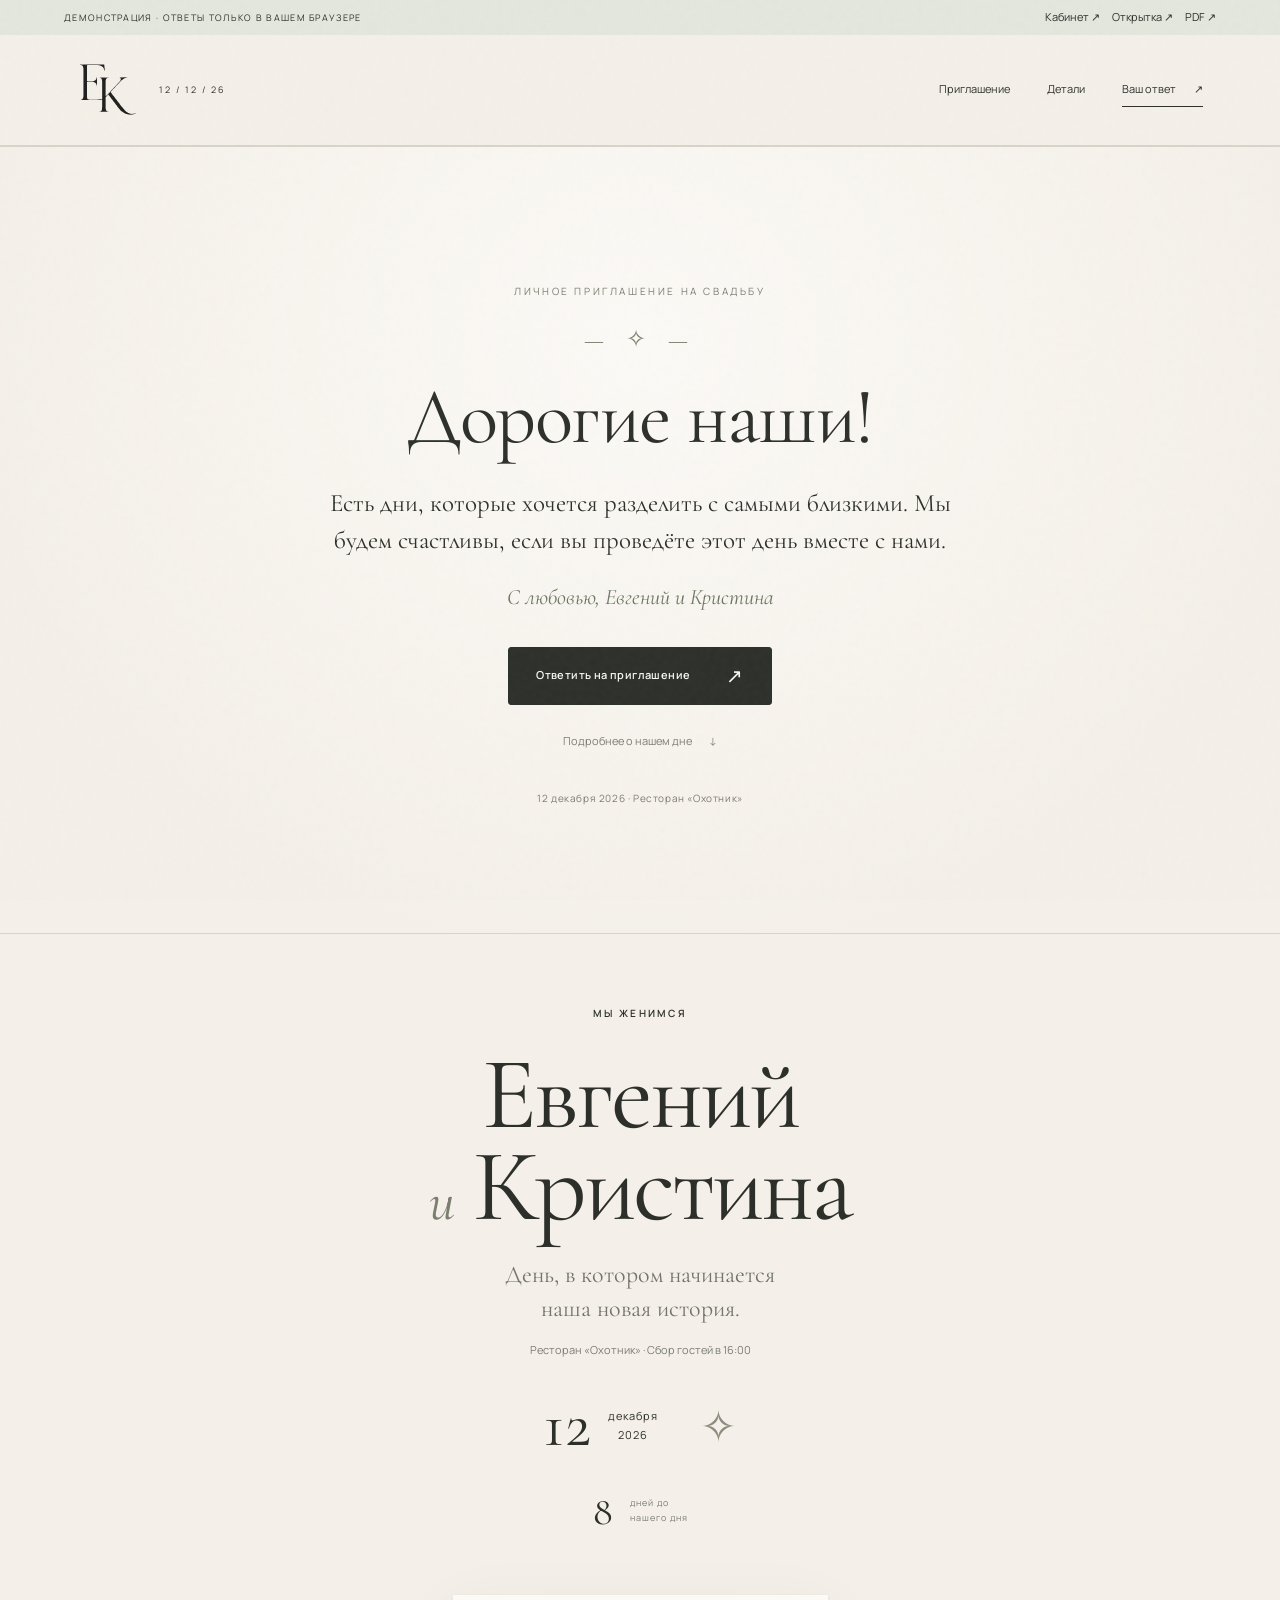
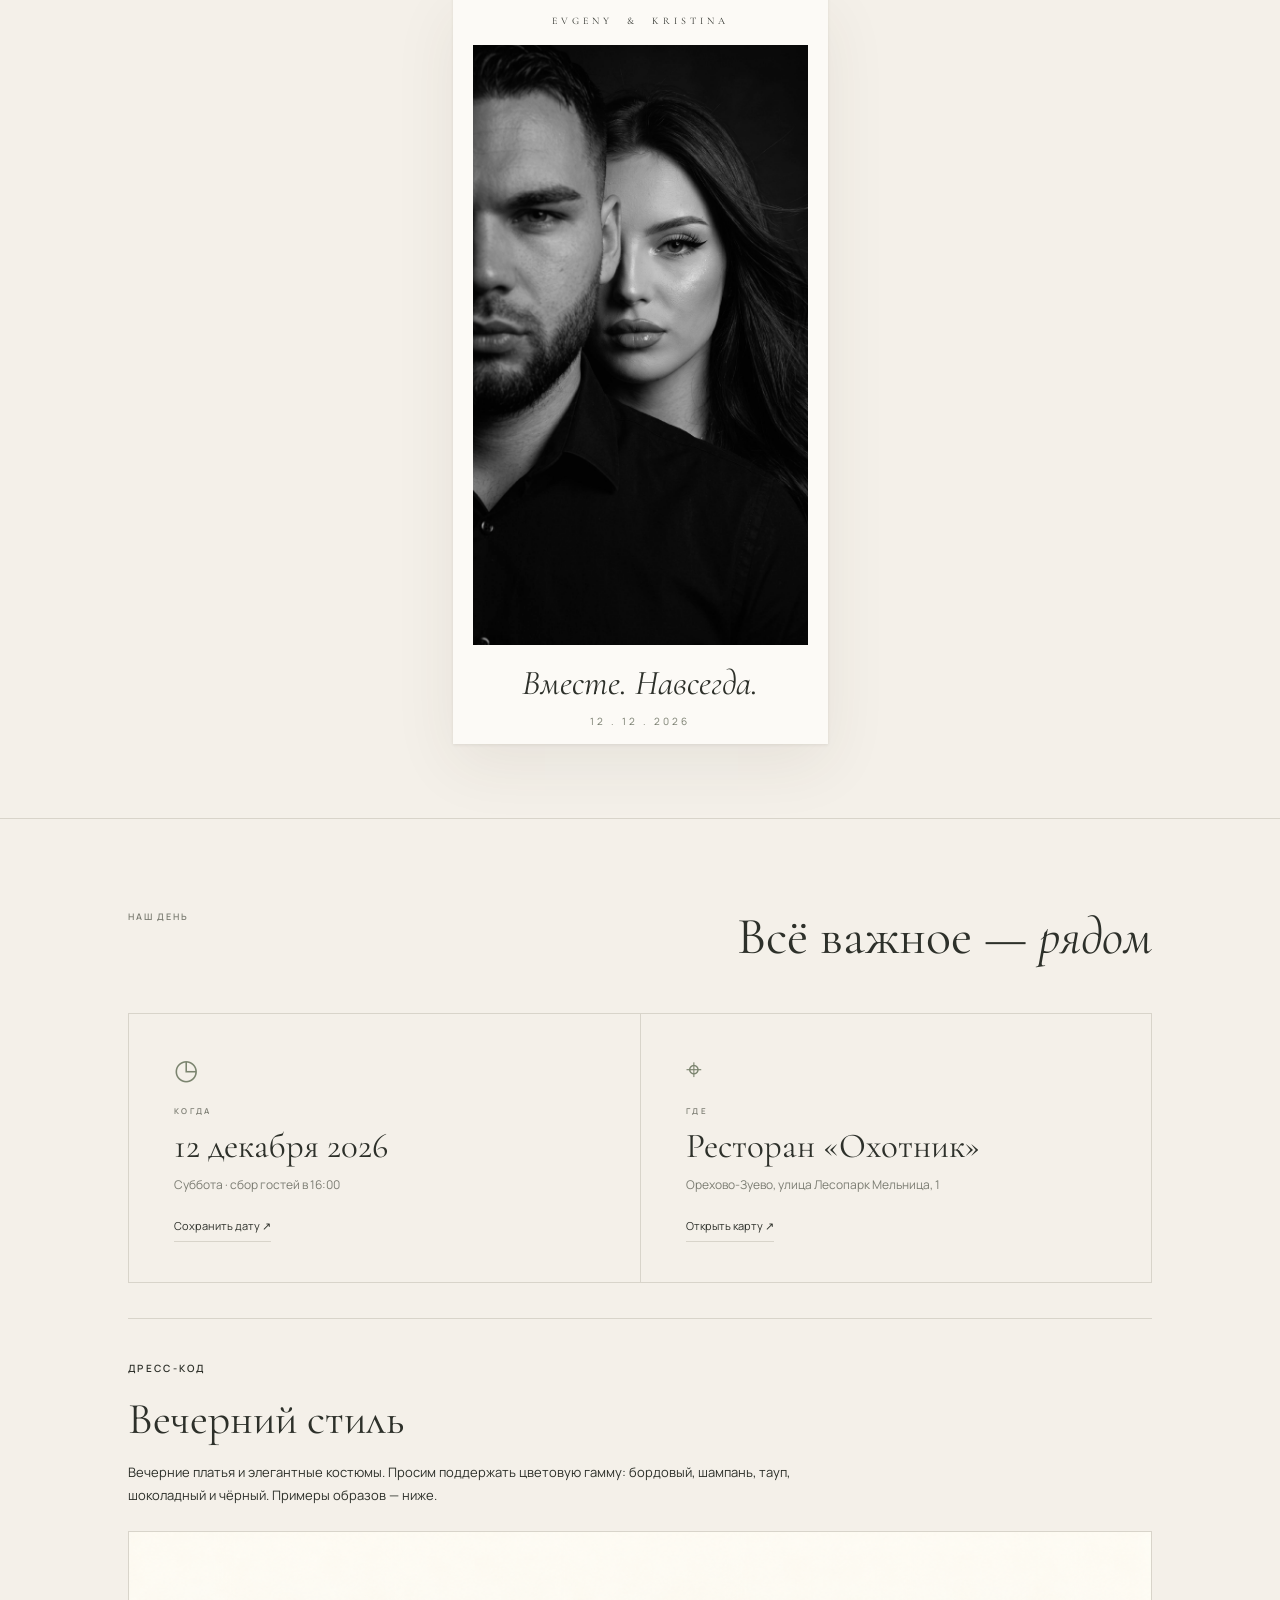
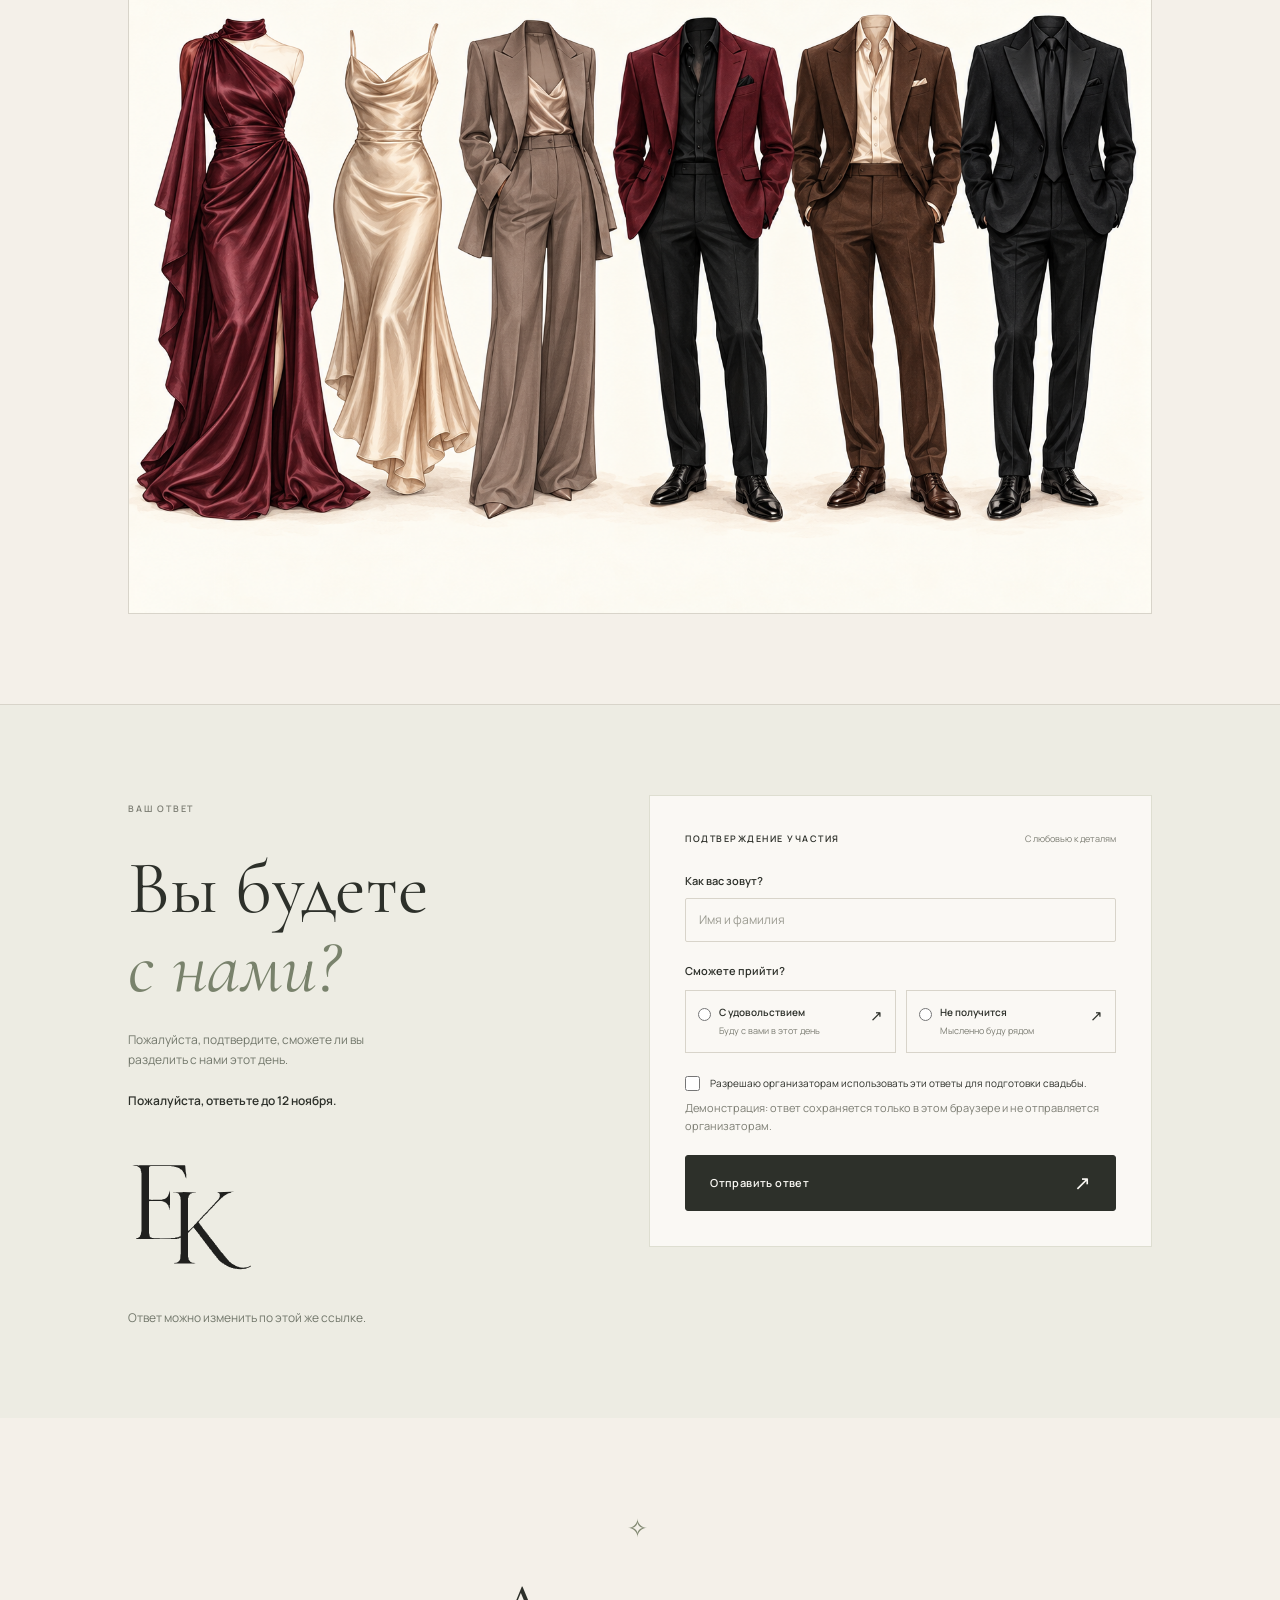
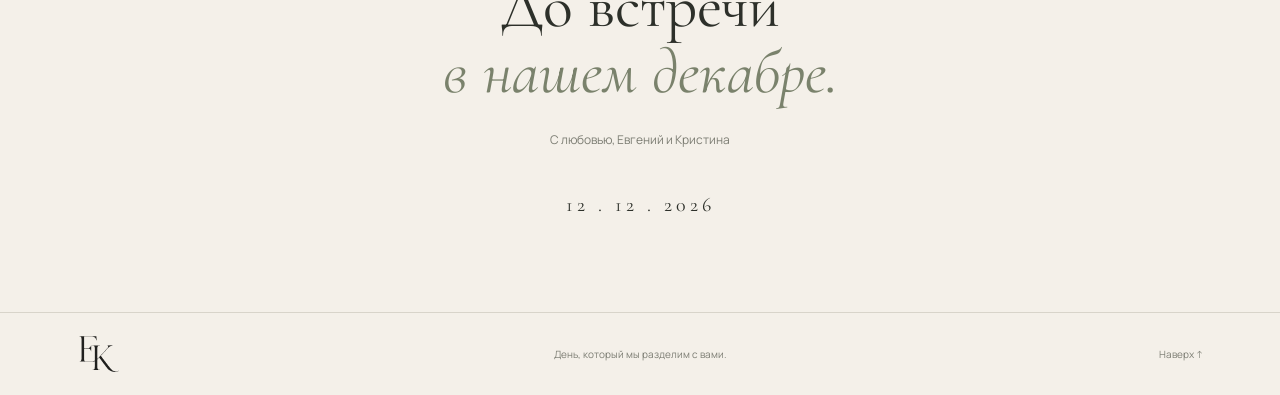
<file: index.html>
<!doctype html>
<html lang="ru">
<head>
  <meta charset="utf-8"><meta name="viewport" content="width=device-width,initial-scale=1,viewport-fit=cover">
  <meta name="robots" content="noindex,nofollow,noarchive"><meta name="theme-color" content="#f4f0e9"><meta name="description" content="Евгений и Кристина. Приглашение на свадьбу 12 декабря 2026 года.">
  <title>Евгений и Кристина · 12.12.2026</title>
  <link rel="icon" href="./assets/monogram.svg" type="image/svg+xml"><link rel="stylesheet" href="./style.css">
  <script src="./js/guest.js" defer></script>
</head>
<body>
  <div class="preview-bar" id="preview-bar" hidden><span>ДЕМОНСТРАЦИЯ · ОТВЕТЫ ТОЛЬКО В ВАШЕМ БРАУЗЕРЕ</span><a href="./studio.html">Кабинет ↗</a><a href="./card.html">Открытка ↗</a><a href="./invitation.pdf">PDF ↗</a></div>
  <header class="site-header"><a href="#" class="brand" aria-label="В начало"><img class="ek-logo" src="./assets/monogram.svg" alt="Евгений и Кристина"><i>12 / 12 / 26</i></a><nav aria-label="Навигация"><a href="#invitation">Приглашение</a><a href="#details">Детали</a><a href="#rsvp" class="nav-answer">Ваш ответ <span>↗</span></a></nav></header>
  <main>
    <section class="invitation-section section invitation-welcome" id="invitation" aria-labelledby="greeting">
      <div class="invitation-body"><span class="welcome-kicker">ЛИЧНОЕ ПРИГЛАШЕНИЕ НА СВАДЬБУ</span><span class="welcome-flourish" aria-hidden="true">— ✧ —</span><h1 id="greeting">Дорогие наши!</h1><p class="letter" id="intro">Есть дни, которые хочется разделить с самыми близкими. Мы будем счастливы, если вы проведёте этот день вместе с нами.</p><p class="letter-sign">С любовью, Евгений и Кристина</p><div class="welcome-actions"><a class="button dark welcome-answer" id="welcome-answer" href="#rsvp">Ответить на приглашение <span>↗</span></a><a class="welcome-details" href="#celebration">Подробнее о нашем дне <span>↓</span></a></div><p class="welcome-date">12 декабря 2026 · Ресторан «Охотник»</p></div>
    </section>
    <section class="hero celebration-section" id="celebration" aria-labelledby="hero-title">
      <div class="hero-copy"><div class="eyebrow">МЫ ЖЕНИМСЯ</div><h2 id="hero-title">Евгений<br><em>и</em> Кристина</h2><p class="hero-description">День, в котором начинается<br>наша новая история.</p><p id="hero-location" class="hero-location">Ресторан «Охотник» · Сбор гостей в 16:00</p><div class="hero-date"><span>12</span><i>декабря<br>2026</i><span class="date-star">✧</span></div><div class="countdown"><span id="days">—</span><div>дней до<br>нашего дня</div></div></div>
    </section>
    <section class="couple-photo-section" aria-label="Евгений и Кристина"><div class="hero-art"><div class="photo-mat"><div class="photo-topline">EVGENY <span>&</span> KRISTINA</div><img class="main-photo" src="./assets/couple-approved.jpg" alt="Совместная фотография Евгения и Кристины" width="1429" height="2560" loading="lazy"><div class="photo-sign">Вместе. Навсегда.</div><div class="photo-bottomline">12 . 12 . 2026</div></div></div></section>
    <section class="details-section section" id="details"><div class="section-heading"><span class="section-number">НАШ ДЕНЬ</span><h2>Всё важное<span class="serif-italic"> — рядом</span></h2></div><div class="details-grid"><article class="detail"><span class="detail-icon" aria-hidden="true">◷</span><div class="eyebrow">КОГДА</div><h3>12 декабря 2026</h3><p>Суббота<span id="event-time"> · сбор гостей в 16:00</span></p><a href="./wedding.ics" class="text-link">Сохранить дату <span>↗</span></a></article><article class="detail"><span class="detail-icon" aria-hidden="true">⌖</span><div class="eyebrow">ГДЕ</div><h3 id="venue">Ресторан «Охотник»</h3><p id="address">Точный адрес сообщим дополнительно.</p><a id="map-link" class="text-link" target="_blank" rel="noopener noreferrer" hidden>Открыть карту <span>↗</span></a><span id="venue-pending" class="tiny muted">Адрес уточняется</span></article></div><div class="schedule-block" id="schedule-block" hidden><h3>Программа дня</h3><div id="schedule" class="schedule"></div></div><div class="note-block" id="wishes-block"><div class="eyebrow">ПОЖЕЛАНИЯ</div><p id="wishes"></p></div><div class="dress-editorial" id="dress-block"><div class="dress-copy"><div class="eyebrow">ДРЕСС-КОД</div><h3>Вечерний стиль</h3><p id="dress-code">Вечерний стиль. Для девушек — платья или элегантные костюмы, для мужчин — костюм или пиджак с брюками.</p></div><div class="dress-illustration"><img src="./assets/dress-code-evening.png" alt="Примеры вечерних образов: бордовый, шампань, тауп, шоколадный и чёрный" width="1536" height="1024" loading="lazy"></div></div></section>
    <section class="rsvp-section section" id="rsvp"><div class="rsvp-intro"><span class="section-number">ВАШ ОТВЕТ</span><h2>Вы будете<br><em>с нами?</em></h2><p>Пожалуйста, подтвердите, сможете ли вы разделить с нами этот день.</p><p id="deadline" class="deadline" hidden></p><div class="rsvp-mark" aria-hidden="true"><img class="ek-logo" src="./assets/monogram.svg" alt="Евгений и Кристина"></div><p class="tiny muted">Ответ можно изменить по этой же ссылке.</p></div>
      <div class="rsvp-panel"><div id="load-error" class="notice error" role="alert" hidden></div><div id="loading" class="muted">Открываем ваше приглашение…</div>
      <form id="rsvp-form" hidden><div class="form-top"><span class="eyebrow">ПОДТВЕРЖДЕНИЕ УЧАСТИЯ</span><span class="tiny" id="form-status">С любовью к деталям</span></div><label class="field">Как вас зовут?<input name="respondent" autocomplete="name" maxlength="120" required placeholder="Имя и фамилия"></label><fieldset class="attendance"><legend>Сможете прийти?</legend><div class="choice-grid"><label class="choice"><input type="radio" name="attending" value="yes" required><span><b>С удовольствием</b><small>Буду с вами в этот день</small></span><i>↗</i></label><label class="choice"><input type="radio" name="attending" value="no"><span><b>Не получится</b><small>Мысленно буду рядом</small></span><i>↗</i></label></div></fieldset>
      <section id="drinks-survey" class="drinks-survey" aria-labelledby="drinks-title" hidden><div class="drinks-heading"><span class="eyebrow">К ВАШЕМУ СТОЛУ</span><h3 id="drinks-title"></h3><p id="drinks-hint"></p><p id="drinks-mode" class="tiny muted"></p></div><div id="drinks-people"></div></section><p id="party-hint" class="tiny muted" hidden></p><label class="check-row dress-accept" id="dress-accept-row" hidden><input type="checkbox" name="dress_code_accepted"><span>Я ознакомился(-ась) с <a href="#dress-block">дресс-кодом</a> и поддержу указанную цветовую гамму.</span></label><label class="check-row consent"><input type="checkbox" name="consent" required><span>Разрешаю организаторам использовать эти ответы для подготовки свадьбы.</span></label><p class="tiny muted">Демонстрация: ответ сохраняется только в этом браузере и не отправляется организаторам.</p><div id="form-error" class="notice error" role="alert" hidden></div><button class="button dark full" type="submit" id="save-button">Отправить ответ <span>↗</span></button><div id="saved" class="save-message" role="status" hidden></div></form></div>
    </section>
    <section class="closing"><span class="ornament" aria-hidden="true">✧</span><h2>До встречи<br><em>в нашем декабре.</em></h2><p id="closing-text">С любовью, Евгений и Кристина</p><p id="contact" class="tiny" hidden></p><div class="closing-date">12 . 12 . 2026</div></section>
  </main><footer><img class="ek-logo" src="./assets/monogram.svg" alt="Евгений и Кристина"><p>День, который мы разделим с вами.</p><a href="#">Наверх ↑</a></footer>
</body></html>
</file>
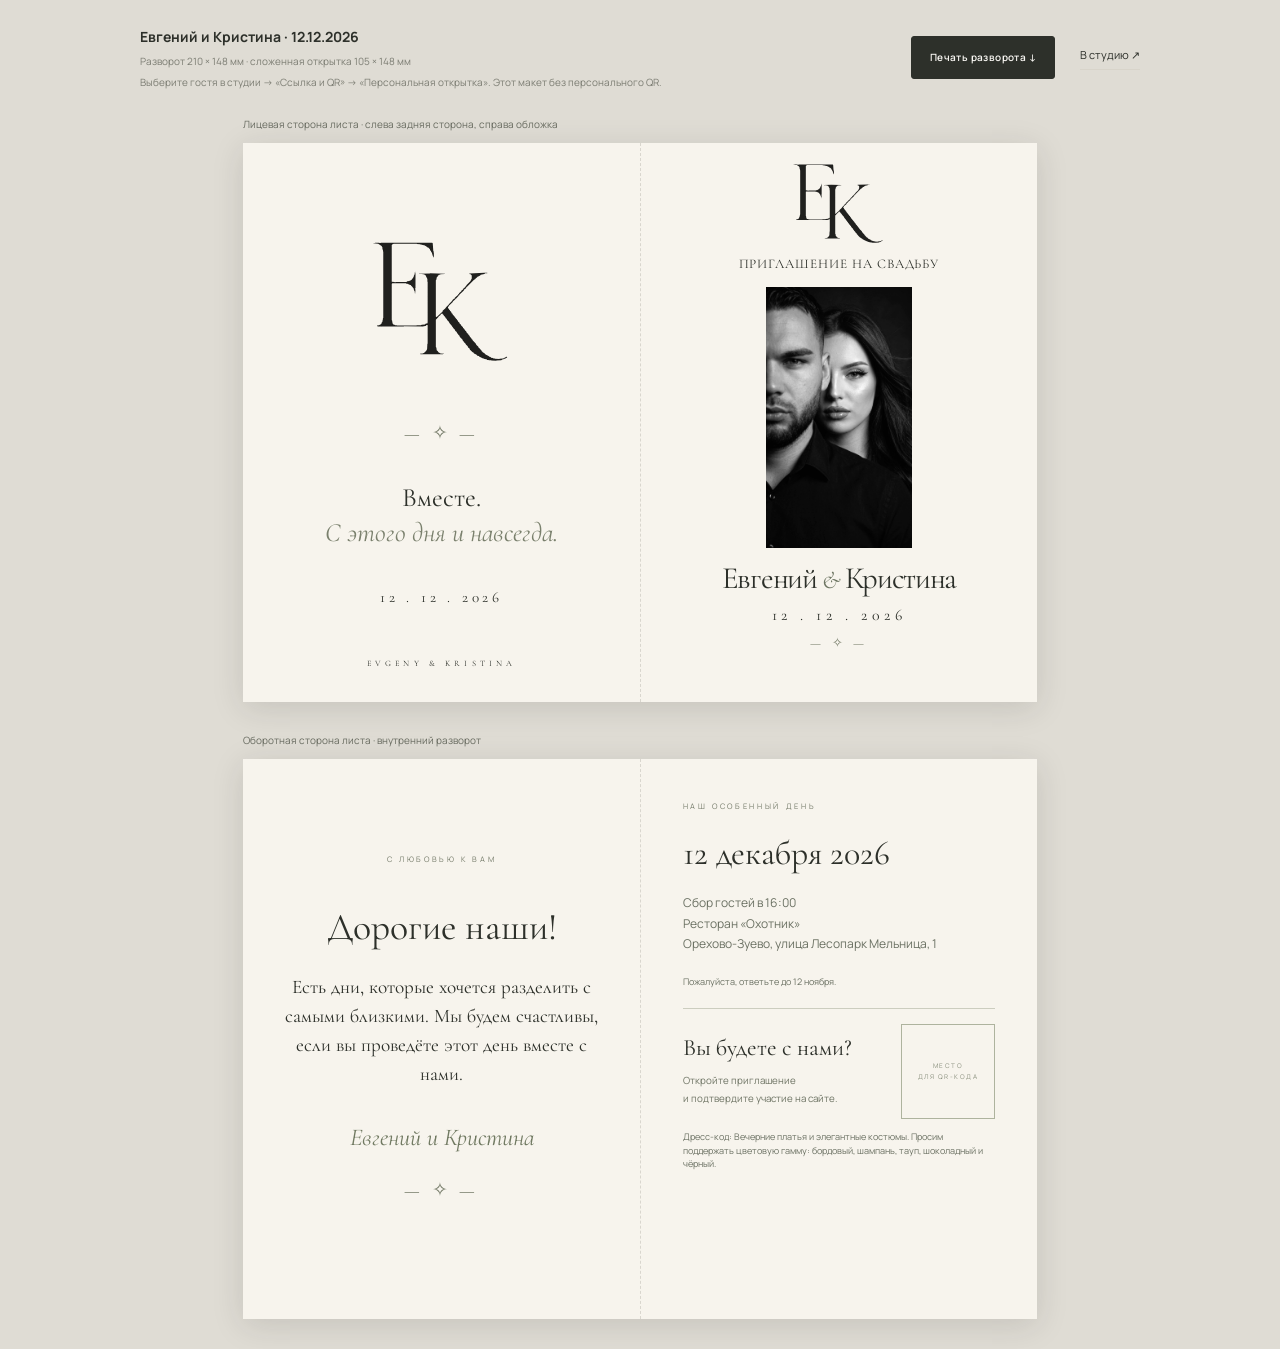
<file: print.html>
<!doctype html><html lang="ru"><head><meta charset="utf-8"><meta name="viewport" content="width=device-width,initial-scale=1"><title>Приглашение · печатный макет</title><link rel="stylesheet" href="./style.css"><link rel="stylesheet" href="./print.css"><script src="./js/print.js" defer></script></head><body class="print-body"><div class="print-controls"><div><b>Евгений и Кристина · 12.12.2026</b><p>Разворот 210 × 148 мм · сложенная открытка 105 × 148 мм</p><p id="print-warning">Демонстрационный макет. QR подключается в рабочей версии.</p></div><button class="button dark" id="print-button">Печать разворота ↓</button><a href="./studio.html" class="text-link">В студию ↗</a></div><div class="spread-label">Лицевая сторона листа · слева задняя сторона, справа обложка</div><main><section class="spread outside"><div class="panel back"><div class="print-monogram"><img class="ek-logo" src="./assets/monogram.svg" alt="Евгений и Кристина"></div><div class="print-flourish">— ✧ —</div><p>Вместе.<br><em>С этого дня и навсегда.</em></p><div class="print-back-date">12 . 12 . 2026</div><span class="back-bottom">EVGENY & KRISTINA</span></div><div class="panel front"><div class="front-monogram"><img class="ek-logo" src="./assets/monogram.svg" alt="Евгений и Кристина"></div><div class="front-invite">ПРИГЛАШЕНИЕ НА СВАДЬБУ</div><img class="print-photo" src="./assets/couple-approved.jpg" alt="Портрет Евгения и Кристины"><h1>Евгений <em>&</em> Кристина</h1><div class="front-date">12 . 12 . 2026</div><div class="front-rule bottom-rule">— ✧ —</div></div></section><div class="spread-label">Оборотная сторона листа · внутренний разворот</div><section class="spread inside"><div class="panel inside-letter"><div class="small-print-latin">С ЛЮБОВЬЮ К ВАМ</div><h2 id="print-greeting">Дорогие наши!</h2><p id="print-intro">Есть дни, которые хочется разделить с самыми близкими. Мы будем счастливы, если вы проведёте этот день вместе с нами.</p><div class="print-sign">Евгений и Кристина</div><div class="print-flourish">— ✧ —</div></div><div class="panel inside-details"><div class="small-print-latin">НАШ ОСОБЕННЫЙ ДЕНЬ</div><h2>12 декабря 2026</h2><p id="print-venue">Ресторан «Охотник» · сбор гостей в 16:00.</p><div id="print-schedule"></div><p id="print-deadline" class="print-deadline" hidden></p><div class="print-qr-row"><div><h3>Вы будете с нами?</h3><p>Откройте приглашение<br>и подтвердите участие на сайте.</p></div><div id="print-qr" class="print-qr-placeholder"><span>МЕСТО<br>ДЛЯ QR-КОДА</span></div></div><p class="print-contact" id="print-dress">Дресс-код: вечерние образы в бордовых, шампань, тауповых, шоколадных и чёрных тонах.</p><p class="print-contact" id="print-wishes"></p><p class="print-contact" id="print-contact"></p></div></section></main></body></html>
</file>
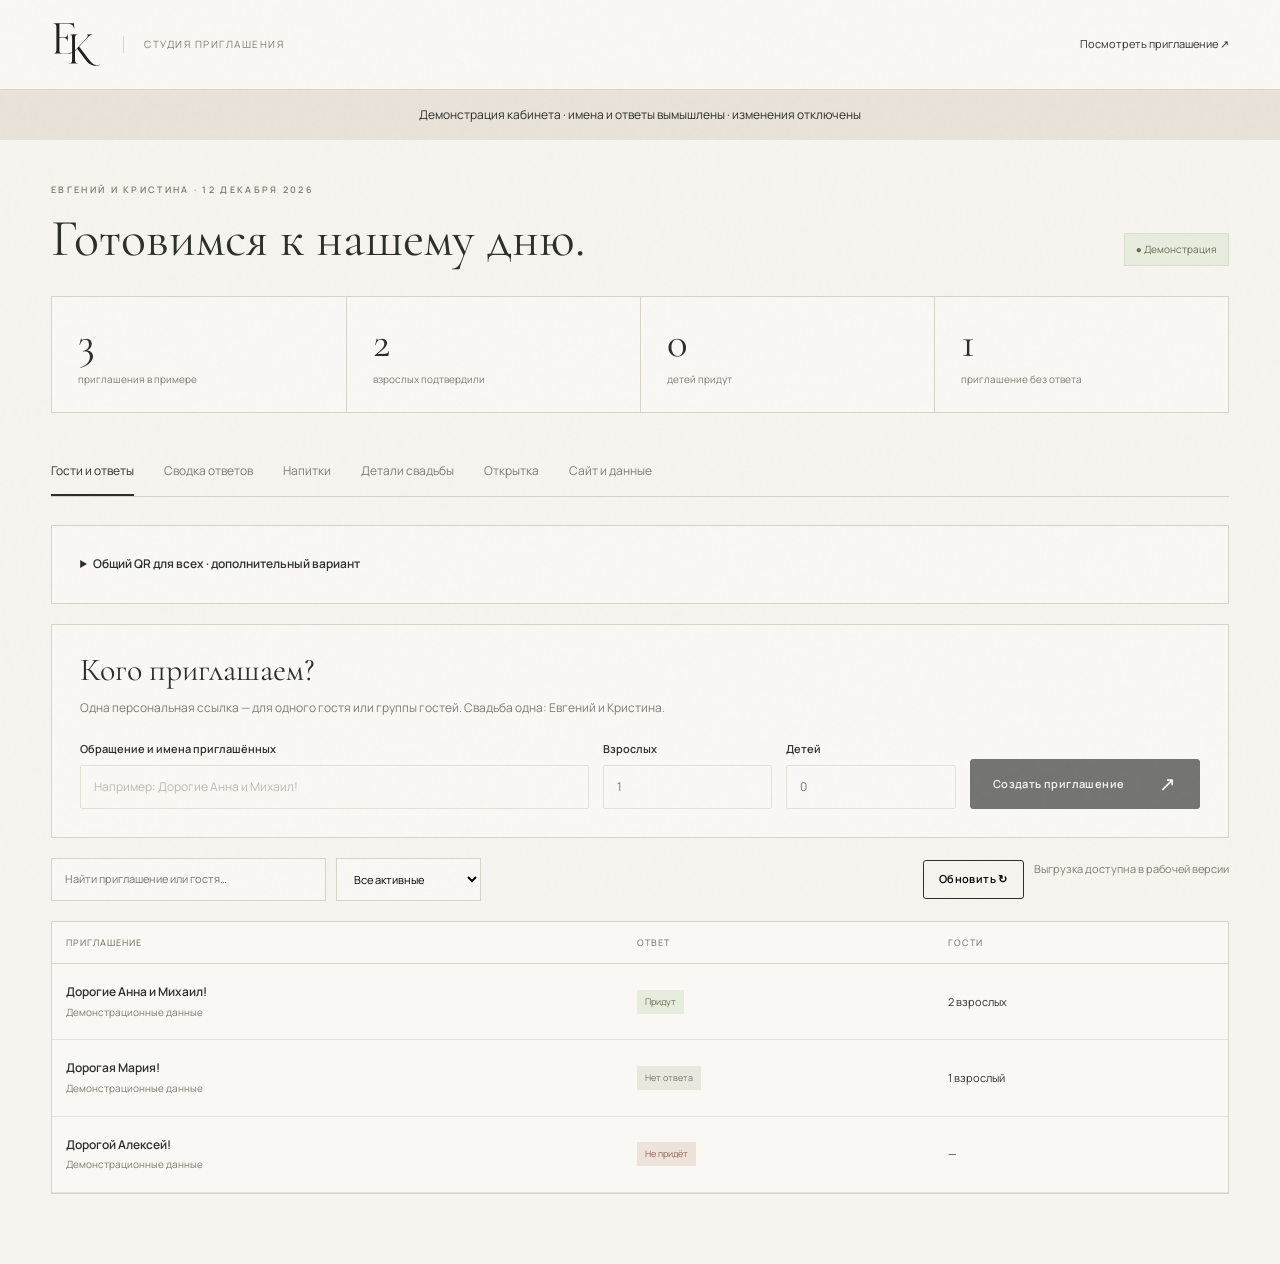
<file: studio.html>
<!doctype html><html lang="ru"><head><meta charset="utf-8"><meta name="viewport" content="width=device-width,initial-scale=1"><meta name="robots" content="noindex,nofollow"><title>Студия приглашения · Е & К</title><link rel="icon" href="./assets/monogram.svg"><link rel="stylesheet" href="./style.css"><script src="./js/studio-demo.js" defer></script></head>
<body class="studio"><header class="studio-header"><a href="./studio.html" class="studio-wordmark"><img class="ek-logo" src="./assets/monogram.svg" alt="Евгений и Кристина"><span>СТУДИЯ ПРИГЛАШЕНИЯ</span></a><div class="studio-actions"><a href="./index.html" target="_blank" rel="noopener">Посмотреть приглашение ↗</a><button id="logout" class="link-button" hidden>Выйти</button></div></header>
<div class="demo-note">Демонстрация кабинета · имена и ответы вымышлены · изменения отключены</div><main class="studio-main" id="studio-main"><div class="studio-heading"><div><div class="eyebrow">ЕВГЕНИЙ И КРИСТИНА · 12 ДЕКАБРЯ 2026</div><h1>Готовимся к нашему дню.</h1></div><span class="local-badge">● Демонстрация</span></div><div class="stats" id="stats"></div>
<div class="tabs" role="tablist" aria-label="Разделы студии"><button class="tab" role="tab" data-tab="guests" aria-selected="true">Гости и ответы</button><button class="tab" role="tab" data-tab="summary" aria-selected="false">Сводка ответов</button><button class="tab" role="tab" data-tab="drinks" aria-selected="false">Напитки</button><button class="tab" role="tab" data-tab="content" aria-selected="false">Детали свадьбы</button><button class="tab" role="tab" data-tab="print" aria-selected="false">Открытка</button><button class="tab" role="tab" data-tab="connection" aria-selected="false">Сайт и данные</button></div>
<section data-panel="guests" role="tabpanel"><details class="studio-card"><summary>Общий QR для всех · дополнительный вариант</summary><div class="eyebrow">ОДИН QR ДЛЯ ВСЕХ ВИЗИТОК</div><h2>Приглашение на вашем сайте</h2><p>Гость сканирует общий QR, открывает сайт и оставляет собственный ответ. Ответы разных гостей сохраняются отдельно. Обычный адрес без доступа показывает закрытую страницу.</p><div class="shared-tools"><span class="tiny muted">Проверка общего QR и визитка доступны в рабочем кабинете организатора.</span></div></details><div class="studio-card"><h2>Кого приглашаем?</h2><p>Одна персональная ссылка — для одного гостя или группы гостей. Свадьба одна: Евгений и Кристина.</p><form id="create-form" class="create-form"><label class="field">Обращение и имена приглашённых<input name="title" placeholder="Например: Дорогие Анна и Михаил!" maxlength="160" required></label><label class="field">Взрослых<input name="adults" type="number" min="1" max="12" value="1" required></label><label class="field">Детей<input name="children" type="number" min="0" max="12" value="0" required></label><button class="button dark">Создать приглашение <span>↗</span></button></form></div><div class="studio-toolbar"><div class="search-field"><input id="search" aria-label="Поиск гостей" placeholder="Найти приглашение или гостя…"><select id="filter" aria-label="Статус ответа"><option value="all">Все активные</option><option value="pending">Нет ответа</option><option value="yes">Придут</option><option value="no">Не придут</option><option value="revoked">Отозванные</option></select></div><div class="toolbar-buttons"><button id="refresh" class="button light small">Обновить ↻</button><span class="tiny muted">Выгрузка доступна в рабочей версии</span></div></div><div id="guest-list"></div></section>
<section data-panel="summary" role="tabpanel" hidden><div class="studio-toolbar"><p class="tiny muted">Пример сводки на вымышленных данных.</p><span class="tiny muted">Выгрузка доступна в рабочей версии</span></div><div id="summary"></div></section>
<section data-panel="drinks" role="tabpanel" hidden><div class="studio-card"><div class="eyebrow">ОПРОС ГОСТЕЙ</div><h2>Напитки к вашему столу</h2><p>Опрос появляется в форме, когда гость подтверждает участие. Для семьи заполняется отдельно на каждого взрослого. Изменения не удаляют уже полученные ответы.</p><form id="drinks-settings-form" class="survey-settings-form"><div class="survey-settings-flags"><label class="check-row"><input type="checkbox" name="drinks_enabled"><span>Показывать опрос</span></label><label class="check-row"><input type="checkbox" name="drinks_required"><span>Обязательный ответ</span></label><label class="check-row"><input type="checkbox" name="drinks_multiple"><span>Несколько напитков на выбор</span></label></div><label class="field">Вопрос<input name="drinks_title" maxlength="120" required></label><label class="field">Подсказка для гостей<textarea name="drinks_hint" maxlength="300" rows="2"></textarea></label><label class="field">Варианты напитков<span class="optional">Каждый с новой строки, до 20 вариантов. Можно добавить, переименовать или убрать.</span><textarea name="drinks_options" maxlength="2000" rows="6" required></textarea></label><label class="field">Вариант без алкоголя<input name="drinks_none_label" maxlength="80" required></label><p class="tiny muted">Опрос по умолчанию необязательный. Если включить обязательность, прежние ответы сохранятся, а при следующем изменении формы гостю понадобится заполнить опрос. Удалённые варианты остаются в истории ответов.</p><button class="button dark" type="submit">Сохранить опрос <span>↗</span></button><p id="drinks-settings-status" class="tiny" role="status"></p></form></div><div class="studio-card"><div class="studio-toolbar"><h2>Предпочтения гостей</h2><button class="button light small" id="refresh-drinks">Обновить ↻</button></div><div id="drinks-summary"></div></div></section><section data-panel="content" role="tabpanel" hidden><div class="studio-card"><h2>Детали вашего дня</h2><p>Изменения появятся в приложении и внутреннем развороте открытки. Имена и дата закреплены. Пустые разделы не показываются гостям.</p><form id="settings-form" class="form-grid"><label class="field span-2">Текст приглашения<textarea name="intro" rows="4" maxlength="3000"></textarea></label><label class="field">Название площадки<input name="venue" maxlength="500" placeholder="Пока не указано"></label><label class="field">Адрес<input name="address" maxlength="500" placeholder="Пока не указан"></label><label class="field">Время сбора<input name="time" type="time"></label><label class="field">Ответить до<input name="rsvp_deadline" type="date"><span class="optional">Можно оставить пустым — без срока ответа.</span></label><label class="field span-2">Ссылка на карту<input name="map_url" type="url" placeholder="https://…" maxlength="500"></label><label class="field span-2">Программа дня <span class="optional">Каждая строка: ЧЧ:ММ | Событие</span><textarea name="schedule" rows="5" placeholder="Добавьте согласованную программу" maxlength="3000"></textarea></label><label class="field span-2">Пожелания по одежде<textarea name="dress_code" rows="3" maxlength="500" placeholder="Необязательно"></textarea></label><label class="field span-2">Пожелания гостям<textarea name="wishes" rows="3" maxlength="500"></textarea></label><label class="field">Контакт организатора<input name="contact" maxlength="500" placeholder="Имя и способ связи"></label><label class="field">Подпись<input name="closing" maxlength="500"></label><div class="span-2"><button class="button dark">Сохранить детали <span>↗</span></button><p id="settings-error" class="notice error" role="alert" hidden></p></div></form></div></section>
<section data-panel="print" role="tabpanel" hidden><div class="studio-card photo-settings-card"><div><div class="eyebrow">ПОДГОТОВКА К ПЕЧАТИ</div><h2>Фото на открытке</h2><p>Осветлите фотографию для выбранной бумаги. Экспозиция применяется к новым PDF и складному макету. Оригинал фотографии и QR остаются прежними.</p><form id="photo-settings-form"><label class="field">Экспозиция <output id="photo-ev-value">+0,6 EV</output><input id="photo-exposure" name="photo_exposure" type="range" min="-1" max="1.5" step="0.1" value="0.6"></label><p class="tiny muted">0 EV — исходная яркость. Для первой пробы установлено +0,6 EV. Итог на бумаге зависит от принтера.</p><div class="photo-settings-actions"><button type="submit" class="button dark small">Сохранить экспозицию</button><button type="button" id="photo-reset" class="button light small">Исходная яркость</button></div><p id="photo-settings-status" class="tiny" role="status"></p></form></div><div><img id="photo-settings-preview" src="./assets/invitation-current.png" alt="Предпросмотр открытки с выбранной экспозицией" loading="lazy"><p class="tiny muted">Образец композиции. Именной PDF скачивается через «Ссылка и QR».</p></div></div><div class="studio-card print-studio"><div><img class="card-preview" src="./assets/invitation-current.png" alt="Текущая обложка приглашения"></div><div class="print-info"><div class="eyebrow">БУМАЖНОЕ ПРИГЛАШЕНИЕ</div><h2>Начало вашей истории.</h2><p>Именная открытка 100 × 150 мм с персональным QR. Также доступен складной вариант 105 × 148 мм.</p><p>В оформлении используется фотография, выбранная парой. Актуальная обложка показана слева.</p><a href="./card.html" target="_blank" class="button dark" rel="noopener">Открыть просмотр открытки <span>↗</span></a><div class="notice good">Создайте приглашение во вкладке «Гости и ответы», затем откройте «Ссылка и QR» → «Открытка». В просмотре можно скачать готовый PDF с именами и персональным QR.</div><p>Кнопка «Скачать PDF» сохраняет файл без окна печати. Перед тиражом согласуйте с типографией бумагу, вылеты, профиль цвета и способ сгиба.</p></div></div></section>
<section data-panel="connection" role="tabpanel" hidden><div class="studio-card"><h2>Сайт и ответы гостей</h2><p>В рабочей версии QR открывает персональное приглашение прямо в браузере. Ответы собираются в закрытом кабинете организатора.</p><div class="notice good">Публичная демонстрация оформления. Общая база ответов сюда не подключена.</div></div></section></main><div class="studio-toast" role="status" id="toast" hidden></div>
<dialog class="dialog" id="share-dialog"><div class="dialog-header"><h2 id="share-title">Персональное приглашение</h2><button class="icon-button" data-close aria-label="Закрыть">×</button></div><p class="tiny" id="share-hint"></p><div class="share-link"><input id="share-url" aria-label="Ссылка на приглашение" readonly><button id="copy-link" class="button dark small">Скопировать</button></div><img id="qr-image" class="qr-preview" alt="QR-код персонального приглашения"><div class="share-actions"><a id="open-guest" target="_blank" rel="noopener" class="text-link">Открыть приглашение ↗</a><a id="download-qr" download="invitation-qr.svg" class="text-link">Скачать QR ↓</a><a id="download-personal-pdf" class="button dark" download>Скачать именной PDF ↓</a><a id="open-print" target="_blank" rel="noopener" class="text-link">Открытка: просмотр ↗</a></div></dialog>
<dialog class="dialog" id="response-dialog"><div class="dialog-header"><h2>Ответ гостя</h2><button class="icon-button" data-close aria-label="Закрыть">×</button></div><div id="response-details"></div></dialog>
<dialog class="dialog" id="edit-dialog"><div class="dialog-header"><h2>Изменить приглашение</h2><button class="icon-button" data-close aria-label="Закрыть">×</button></div><p class="tiny muted">QR и уже полученный ответ сохранятся.</p><form id="edit-form"><input type="hidden" name="id"><label class="field">Обращение и имена<input name="title" maxlength="160" required></label><label class="field">Взрослых<input name="adults" type="number" min="1" max="12" required></label><label class="field">Детей<input name="children" type="number" min="0" max="12" required></label><p id="edit-error" class="notice error" hidden></p><button class="button dark full">Сохранить изменения</button></form></dialog></body></html>
</file>
<file: style.css>
@import url(./fonts/fonts.css);
:root{--paper:#f4f0e9;--paper-light:#faf8f4;--ink:#2d302a;--muted:#7c7d73;--line:#d8d4ca;--sage:#707967;--serif:'Cormorant Garamond',Georgia,'Times New Roman',serif;--sans:'Manrope','Segoe UI',Arial,sans-serif;--radius:3px}
*{box-sizing:border-box}html{scroll-behavior:smooth;scroll-padding-top:30px}body{margin:0;background:var(--paper);color:var(--ink);font-family:var(--sans);font-size:14px;line-height:1.7;-webkit-font-smoothing:antialiased}body:before{content:'';position:fixed;inset:0;pointer-events:none;opacity:.09;z-index:5;background-image:url("data:image/svg+xml,%3Csvg viewBox='0 0 180 180' xmlns='http://www.w3.org/2000/svg'%3E%3Cfilter id='n'%3E%3CfeTurbulence type='fractalNoise' baseFrequency='.8' numOctaves='3' stitchTiles='stitch'/%3E%3C/filter%3E%3Cpath fill='%23737360' opacity='.35' filter='url(%23n)' d='M0 0h180v180H0z'/%3E%3C/svg%3E")}a{color:inherit;text-decoration:none}button,input,select,textarea{font:inherit}button,a,input,select,textarea{touch-action:manipulation}button{cursor:pointer}button:disabled{opacity:.55;cursor:wait}button:focus-visible,a:focus-visible,input:focus-visible,select:focus-visible,textarea:focus-visible{outline:2px solid var(--sage);outline-offset:5px}input,select,textarea{min-width:0}textarea{resize:vertical}img{max-width:100%;display:block}[hidden]{display:none!important}h1,h2,h3,p{margin:0}h1,h2,h3{font-family:var(--serif);font-weight:400;line-height:1.06}em,.serif-italic{font-family:var(--serif);font-weight:400;font-style:italic}.tiny{font-size:11px;line-height:1.65}.muted{color:var(--muted)}.eyebrow,.section-number{font-size:10px;font-weight:600;letter-spacing:2.3px;line-height:1.8}.eyebrow{display:flex;align-items:center;gap:15px}.fine-line{width:45px;height:1px;background:var(--ink)}.button{display:inline-flex;gap:35px;align-items:center;justify-content:space-between;padding:17px 24px;border:1px solid var(--ink);font-size:11px;font-weight:600;letter-spacing:.4px;line-height:1.5;transition:background .2s,color .2s,transform .2s;border-radius:var(--radius)}.button span{font-size:20px;font-weight:400;line-height:1}.button.dark{background:var(--ink);color:var(--paper-light)}.button.dark:hover{background:#4e5748}.button.light{background:transparent}.button.light:hover{background:#e9e5dc}.button.small{padding:10px 15px;font-size:11px;gap:15px}.button.full{width:100%}.text-link{display:inline-flex;gap:24px;border-bottom:1px solid var(--line);padding-bottom:5px;font-size:11px}.text-link:hover{border-color:var(--ink)}.preview-bar{background:#e4e7dd;display:flex;align-items:center;justify-content:space-between;padding:8px max(5vw,24px);font-size:9px;letter-spacing:1.3px}.preview-bar a{letter-spacing:0;font-size:11px}.site-header{max-width:1440px;margin:auto;padding:28px 6vw;display:flex;align-items:center;justify-content:space-between;border-bottom:1px solid var(--line)}.brand{font:38px/1 var(--serif);display:flex;align-items:center;position:relative;letter-spacing:-10px;width:240px}.brand>span{position:relative;top:7px}.brand i{font:9px var(--sans);font-style:normal;letter-spacing:2px;margin-left:34px}.site-header nav{display:flex;align-items:center;gap:37px;font-size:11px}.nav-answer{border-bottom:1px solid var(--ink);padding:7px 0}.nav-answer span{margin-left:16px}.hero{max-width:1440px;min-height:760px;position:relative;margin:auto;padding:70px 10vw 90px;display:grid;grid-template-columns:1fr 1fr;gap:7vw;align-items:center}.hero h1{font-size:clamp(65px,7.2vw,112px);letter-spacing:-3px;margin:25px 0 22px;line-height:.94}.hero h1 em{font-size:.76em;display:inline-block;padding-right:4px;color:#7b806e}.hero-description{font-size:13px;color:#72756b;line-height:1.8}.hero-date{display:flex;align-items:center;gap:17px;margin:32px 0 30px}.hero-date>span:first-child{font:65px/.9 var(--serif)}.hero-date i{font-style:normal;font-size:11px;line-height:1.8;letter-spacing:1px}.date-star{font-size:44px;color:#8a8c7d;padding-left:25px}.hero-copy>.tiny{margin-top:14px;font-size:9px}.hero-art{position:relative;padding:0 16px 0 0;max-width:460px;justify-self:center;width:100%}.photo-mat{background:#fcfaf6;padding:23px 23px 17px;box-shadow:0 20px 60px #3f3b2b13,0 1px 3px #3f3b2b18;transform:rotate(2deg);position:relative}.photo-topline{font:10px var(--serif);letter-spacing:4px;text-align:center;margin-bottom:18px}.photo-topline span{padding:0 8px}.main-photo{width:100%;height:auto;aspect-ratio:3/4;object-fit:cover;object-position:center;filter:grayscale(1);border:0}.photo-sign{font:italic 35px/1.1 var(--serif);text-align:center;padding-top:19px}.photo-bottomline{font:10px var(--sans);letter-spacing:3px;text-align:center;margin-top:12px;color:#777c6d}.vertical-note{position:absolute;right:-28px;top:27%;writing-mode:vertical-rl;font-size:8px;letter-spacing:3px;color:var(--muted)}.hero-flower{position:absolute;left:-40px;bottom:-45px;font:100px var(--serif);color:#858b75;transform:rotate(10deg)}.scroll-note{position:absolute;bottom:25px;left:10vw;display:flex;gap:28px;font-size:8px;letter-spacing:2px}.scroll-note span{font-size:18px;line-height:1}.section{max-width:1440px;margin:auto;padding:90px 10vw;border-top:1px solid var(--line)}.invitation-section{display:grid;grid-template-columns:1fr 3fr;gap:50px}.section-number{color:var(--muted);font-size:9px;letter-spacing:1.8px;white-space:nowrap}.invitation-body{text-align:center;max-width:670px}.ornament{color:#818871;font-family:var(--serif);font-size:25px;letter-spacing:6px}.invitation-body h2{font-size:58px;margin:24px 0}.letter{font:30px/1.45 var(--serif);white-space:pre-line}.letter-sign{font:italic 30px/1.5 var(--serif);margin-top:26px;color:#777e6c}.countdown{display:flex;justify-content:center;align-items:center;gap:17px;margin-top:45px}.countdown>span{font:58px/.9 var(--serif)}.countdown>div{font-size:9px;line-height:1.6;text-align:left;letter-spacing:1px;color:var(--muted)}.section-heading{display:flex;align-items:flex-start;justify-content:space-between;gap:30px;margin-bottom:48px}.section-heading h2{font-size:52px}.details-grid{display:grid;grid-template-columns:1fr 1fr;border:1px solid var(--line)}.detail{padding:40px 45px}.detail+.detail{border-left:1px solid var(--line)}.detail-icon{font-size:28px;color:#7b846f;line-height:1;display:block;margin-bottom:22px}.detail .eyebrow{font-size:8px;color:var(--muted);margin-bottom:10px}.detail h3{font-size:35px;margin-bottom:10px}.detail p{font-size:12px;color:var(--muted);white-space:pre-line}.detail .text-link,.detail>.tiny{margin-top:22px;display:inline-block}.schedule-block{margin-top:45px}.schedule-block h3{font-size:36px;margin-bottom:24px}.schedule{display:grid;grid-template-columns:repeat(3,1fr);gap:20px}.schedule-item{border-top:1px solid var(--line);padding-top:16px}.schedule-item time{font:33px var(--serif)}.schedule-item p{font-size:12px;margin-top:6px;color:var(--muted)}.note-block{padding:28px 0 0;border-top:1px solid var(--line);margin-top:35px}.note-block p{margin-top:15px;white-space:pre-line;max-width:650px;font-size:13px}.rsvp-section{display:grid;grid-template-columns:1fr 1.2fr;gap:8vw;background:#edece3}.rsvp-intro h2{font-size:75px;margin:30px 0 22px}.rsvp-intro h2 em{color:#79826c}.rsvp-intro>p{font-size:12px;color:#72776b;max-width:270px}.deadline{margin-top:20px}.rsvp-mark{font:115px/1 var(--serif);letter-spacing:-35px;margin:50px 0 35px;color:#929782}.rsvp-mark span{position:relative;top:25px}.rsvp-panel{background:var(--paper-light);border:1px solid #deded1;padding:35px}.form-top{display:flex;justify-content:space-between;gap:10px;align-items:center;margin-bottom:26px}.form-top .eyebrow{font-size:9px;letter-spacing:1.5px}.form-top .tiny{font-size:9px;color:var(--muted)}.field{display:flex;flex-direction:column;gap:8px;margin-bottom:20px;font-size:11px;font-weight:600;line-height:1.5}.field input,.field select,.field textarea{width:100%;border:1px solid var(--line);padding:12px 13px;background:transparent;color:var(--ink);border-radius:2px;font-weight:400;font-size:12px}.field input::placeholder,.field textarea::placeholder{color:#9b9b91}.field input:focus,.field select:focus,.field textarea:focus{border-color:#788467;outline-offset:1px}fieldset{margin:0 0 20px;padding:0;border:0;min-width:0}legend{font-size:11px;font-weight:600;margin-bottom:10px;padding:0}.choice-grid{display:grid;grid-template-columns:1fr 1fr;gap:10px}.choice{padding:14px 12px;border:1px solid var(--line);display:flex;align-items:flex-start;gap:8px;cursor:pointer;position:relative;line-height:1.5}.choice:has(input:checked){border-color:#707c61;background:#edf0e6}.choice input{accent-color:#68755b;width:13px;height:13px;margin:3px 0 0;flex-shrink:0}.choice b{font-size:10px;display:block;font-weight:600}.choice small{font-size:9px;display:block;color:var(--muted);margin-top:4px}.choice i{font-style:normal;margin-left:auto;font-size:15px}.party-size{display:grid;grid-template-columns:1fr 1fr;gap:14px}.party-size .field{margin-bottom:4px}#party-hint{margin:8px 0 20px}.person-card{border-top:1px solid var(--line);padding-top:18px;margin-top:18px}.person-label{font-size:9px;font-weight:600;letter-spacing:1.5px;color:#78816e;margin-bottom:14px}.drink-group legend{font-size:10px;font-weight:400}.drink-options{display:flex;flex-wrap:wrap;gap:6px}.drink-chip{font-size:10px;cursor:pointer;position:relative}.drink-chip input{position:absolute;opacity:0;width:1px;height:1px}.drink-chip span{display:block;border:1px solid var(--line);padding:7px 10px;line-height:1.2;border-radius:30px}.drink-chip input:checked+span{background:var(--ink);border-color:var(--ink);color:#fff}.drink-chip input:focus-visible+span{outline:2px solid #6b785d;outline-offset:3px}.check-row{display:flex;align-items:flex-start;gap:10px;font-size:10px;line-height:1.6;cursor:pointer}.check-row input{width:15px;height:15px;margin:1px 0 0;accent-color:#68755b;flex-shrink:0}.transfer{padding:15px 0 20px;border-top:1px solid var(--line)}.comment-field{padding-top:8px}.optional{font-size:9px;color:var(--muted);font-weight:400}.consent{margin:22px 0 8px}.rsvp-panel .button{margin-top:20px}.notice{padding:13px 15px;margin:12px 0;font-size:12px;border-left:2px solid}.notice.error{background:#f5e9e3;color:#964d39;border-color:#ad654a}.notice.good{background:#e9eee2;color:#526444;border-color:#73865c}.save-message{padding:16px 0 0;font-size:12px;color:#53654a}.closing{text-align:center;padding:90px 20px}.closing h2{font-size:62px;margin:24px 0}.closing h2 em{color:#7a826c}.closing p{font-size:12px;color:var(--muted)}.closing #contact{margin-top:18px;white-space:pre-line}.closing-date{font-family:var(--serif);font-size:20px;letter-spacing:4px;margin-top:38px}footer{max-width:1440px;margin:auto;border-top:1px solid var(--line);padding:22px 6vw;display:flex;align-items:center;justify-content:space-between;color:var(--muted);font-size:10px}footer>span{font:22px var(--serif);color:var(--ink)}
/* Organizer studio */
.studio{background:#f6f4ef}.studio:before{opacity:.035}.studio-header{display:flex;justify-content:space-between;align-items:center;padding:22px 4vw;border-bottom:1px solid var(--line);background:var(--paper-light)}.studio-wordmark{display:flex;align-items:center;gap:20px}.studio-wordmark b{font:32px var(--serif);font-weight:400;white-space:nowrap}.studio-wordmark span{border-left:1px solid var(--line);padding-left:20px;font-size:10px;letter-spacing:1.5px;color:var(--muted)}.studio-actions{display:flex;gap:20px;align-items:center;font-size:11px}.studio-main{max-width:1320px;margin:auto;padding:42px 4vw 70px}.studio-heading{display:flex;justify-content:space-between;gap:20px;align-items:flex-end;margin-bottom:30px}.studio-heading h1{font-size:52px}.studio-heading .eyebrow{font-size:9px;color:var(--muted);margin-bottom:12px}.local-badge{font-size:10px;background:#e8ecdf;color:#637052;padding:7px 11px;border:1px solid #d8dfcb;white-space:nowrap}.stats{display:grid;grid-template-columns:repeat(4,1fr);border:1px solid var(--line);margin-bottom:35px;background:var(--paper-light)}.stat{padding:22px 26px}.stat+.stat{border-left:1px solid var(--line)}.stat b{display:block;font:43px/1.1 var(--serif);font-weight:400}.stat span{font-size:10px;color:var(--muted)}.tabs{display:flex;gap:30px;border-bottom:1px solid var(--line);margin-bottom:28px;overflow:auto}.tab{padding:13px 0;border:0;border-bottom:2px solid transparent;background:transparent;font-size:12px;white-space:nowrap;color:var(--muted)}.tab[aria-selected=true]{border-color:var(--ink);color:var(--ink)}.studio-toolbar{display:flex;gap:12px;align-items:center;justify-content:space-between;flex-wrap:wrap;margin-bottom:20px}.search-field{display:flex;gap:10px;flex:1;max-width:430px}.search-field input,.search-field select{padding:11px 13px;background:var(--paper-light);border:1px solid var(--line);font-size:11px;width:100%}.search-field select{max-width:145px}.toolbar-buttons{display:flex;gap:10px}.studio-card{background:var(--paper-light);border:1px solid var(--line);padding:28px;margin-bottom:20px}.studio-card h2{font-size:32px;margin-bottom:12px}.studio-card>p{font-size:12px;color:var(--muted);margin-bottom:22px}.studio-card .field{font-size:11px}.form-grid{display:grid;grid-template-columns:repeat(2,1fr);gap:0 20px}.span-2{grid-column:1/-1}.create-form{display:grid;grid-template-columns:3fr 1fr 1fr auto;gap:14px;align-items:end}.create-form .field{margin-bottom:0}.create-form .button{padding:14px 22px;white-space:nowrap}.guest-table{width:100%;border-collapse:collapse;font-size:11px}.guest-table th{text-align:left;white-space:nowrap;font-size:9px;letter-spacing:1px;font-weight:500;color:var(--muted);padding:13px 14px;border-bottom:1px solid var(--line)}.guest-table td{padding:18px 14px;border-bottom:1px solid #e6e3da;vertical-align:middle}.guest-table td:first-child{min-width:165px}.guest-table td strong{font-weight:600;font-size:12px;display:block}.guest-table td small{color:var(--muted);font-size:10px}.table-wrap{overflow-x:auto;border:1px solid var(--line);background:var(--paper-light)}.guest-table td:last-child{white-space:nowrap}.badge{font-size:9px;padding:4px 8px;display:inline-block;background:#e9e7de;color:#76786a;white-space:nowrap}.badge.yes{background:#e6ecde;color:#657353}.badge.no{background:#eee2dc;color:#936450}.badge.revoked{background:#eee9e6;color:#9c8b82}.link-button{background:transparent;border:0;border-bottom:1px solid var(--line);padding:3px 0;font-size:10px;color:var(--ink);margin-right:12px}.link-button:hover{border-color:var(--ink)}.empty-state{text-align:center;padding:58px 25px}.empty-state .ornament{font-size:35px}.empty-state h3{font-size:35px;margin:16px 0 12px}.empty-state p{font-size:12px;color:var(--muted);max-width:440px;margin:auto}.metric-grid{display:grid;grid-template-columns:1fr 1fr;gap:20px}.metric-row{display:flex;justify-content:space-between;gap:25px;padding:13px 0;border-bottom:1px solid var(--line);font-size:12px}.metric-row:last-child{border-bottom:0}.metric-row b{font-weight:500;font-size:15px}.guest-note{padding:15px 0;border-top:1px solid var(--line);font-size:12px}.guest-note b{font-weight:600;display:block;margin-bottom:6px}.guest-note p{color:var(--muted);white-space:pre-line}.connection-item{display:flex;gap:15px;align-items:flex-start;margin-bottom:20px}.connection-item .number{border:1px solid var(--line);padding:3px 12px;font:25px var(--serif)}.connection-item h3{font:600 12px var(--sans);margin-bottom:6px}.connection-item p{font-size:12px;color:var(--muted)}.connection-item code{font-size:11px;background:#efede5;padding:2px 5px;overflow-wrap:anywhere}.login-wrap{max-width:420px;margin:10vh auto;padding:35px;background:var(--paper-light);border:1px solid var(--line)}.login-wrap .eyebrow{font-size:9px;color:var(--muted);margin-bottom:16px}.login-wrap h1{font-size:43px;margin-bottom:15px}.login-wrap>p{font-size:12px;color:var(--muted);margin-bottom:26px}.login-wrap .tiny{margin-top:18px}.studio-toast{position:fixed;bottom:25px;left:50%;transform:translateX(-50%);padding:14px 22px;box-shadow:0 3px 30px #2222;background:var(--ink);color:var(--paper);font-size:12px;z-index:20;max-width:90vw}.dialog{border:1px solid var(--line);background:var(--paper-light);color:var(--ink);max-width:650px;width:calc(100% - 30px);padding:30px;max-height:88vh;overflow:auto}.dialog::backdrop{background:#2227;backdrop-filter:blur(3px)}.dialog h2{font-size:34px;margin-bottom:20px}.dialog .dialog-header{display:flex;justify-content:space-between;gap:20px;align-items:center}.icon-button{background:transparent;border:1px solid var(--line);width:33px;height:33px;line-height:1}.dialog .tiny{color:var(--muted);margin-bottom:16px}.share-link{display:flex;gap:10px;align-items:stretch;margin:15px 0}.share-link input{flex:1;min-width:0;padding:12px;border:1px solid var(--line);background:white;font-size:11px}.qr-preview{width:160px;height:160px;background:white;display:block;margin:20px auto}.share-actions{display:flex;justify-content:center;gap:15px;flex-wrap:wrap}.print-studio{display:grid;grid-template-columns:1fr 1fr;gap:35px;align-items:start}.card-preview{max-height:620px;margin:auto;box-shadow:0 8px 35px #2222}.print-info h2{font-size:40px}.print-info p{font-size:12px;color:var(--muted);margin:18px 0}.print-info .button{margin:5px 8px 5px 0}.print-info .notice{font-size:11px}.busy{opacity:.5;pointer-events:none}
@media(min-width:1600px){.hero{padding-left:140px;padding-right:140px;gap:100px}.section{padding-left:140px;padding-right:140px}.scroll-note{left:140px}}
@media(max-width:1000px){.hero{padding:65px 7vw 80px;gap:45px;min-height:650px}.hero h1{font-size:80px}.hero-art{max-width:360px}.section{padding:65px 7vw}.rsvp-section{gap:5vw;grid-template-columns:.85fr 1.2fr}.rsvp-panel{padding:24px}.rsvp-intro h2{font-size:65px}.choice-grid{grid-template-columns:1fr}.detail{padding:30px}.studio-wordmark span{max-width:190px}.hero-copy .button{gap:18px;padding:15px 18px}.letter{font-size:28px}.create-form{grid-template-columns:2fr 1fr 1fr}.create-form .button{grid-column:1/-1;justify-content:center}.form-top{align-items:flex-start;flex-direction:column;gap:3px}.section-heading h2{font-size:44px}}
@media(max-width:650px){.preview-bar{padding:7px 16px;font-size:7px;letter-spacing:.6px}.preview-bar a{font-size:9px}.site-header{padding:20px 23px}.brand{font-size:32px;width:auto}.brand i{font-size:8px;margin-left:25px;letter-spacing:1px}.site-header nav{gap:18px}.site-header nav>a:not(.nav-answer){display:none}.site-header nav>a{font-size:10px}.hero{grid-template-columns:1fr;padding:45px 28px 65px;gap:40px;min-height:0}.hero-copy{text-align:center}.hero-copy .eyebrow{justify-content:center;font-size:8px}.hero h1{font-size:76px;margin:25px 0 20px;letter-spacing:-2.2px}.hero h1 br{display:none}.hero h1 em{display:block;line-height:.9;font-size:46px;margin:5px 0}.hero-description{font-size:12px}.hero-date{justify-content:center;margin:24px 0}.hero-date>span:first-child{font-size:54px}.date-star{font-size:32px;padding-left:14px}.hero-copy .button{width:100%;max-width:330px;font-size:11px;padding:16px 21px}.hero-copy>.tiny{font-size:9px}.hero-art{max-width:330px;padding:0 12px;justify-self:center}.photo-mat{padding:17px 17px 15px;transform:rotate(1.3deg)}.photo-topline{font-size:8px;margin-bottom:14px;letter-spacing:3px}.photo-sign{font-size:30px;padding-top:15px}.photo-bottomline{font-size:8px}.vertical-note{right:-7px;top:24%;font-size:7px;letter-spacing:2px}.hero-flower{font-size:72px;left:-8px;bottom:-27px}.scroll-note{display:none}.section{padding:48px 25px}.invitation-section{grid-template-columns:1fr;gap:25px}.section-number{font-size:8px;letter-spacing:1.6px}.invitation-body h2{font-size:44px;margin:18px 0}.letter{font-size:25px;line-height:1.45}.letter-sign{font-size:26px}.countdown{margin-top:30px}.section-heading{display:block;margin-bottom:26px}.section-heading h2{font-size:40px;margin-top:22px}.section-heading h2 .serif-italic{display:block}.details-grid{grid-template-columns:1fr}.detail{padding:26px}.detail+.detail{border-left:0;border-top:1px solid var(--line)}.detail-icon{margin-bottom:16px}.detail h3{font-size:31px}.schedule{grid-template-columns:1fr 1fr;gap:18px}.schedule-item time{font-size:29px}.rsvp-section{grid-template-columns:1fr;gap:30px;padding:45px 18px}.rsvp-intro{padding:0 7px}.rsvp-intro h2{font-size:60px;margin:23px 0 17px}.rsvp-intro h2 br{display:none}.rsvp-intro>p{max-width:350px}.rsvp-mark{display:none}.rsvp-intro>.tiny{margin-top:12px;font-size:10px}.rsvp-panel{padding:24px 19px}.choice-grid{grid-template-columns:1fr 1fr}.choice{padding:13px 9px;gap:7px}.choice b{font-size:9px}.choice small{font-size:8px}.choice i{display:none}.form-top{flex-direction:row;align-items:center;margin-bottom:23px}.form-top .tiny{font-size:8px}.field input,.field select,.field textarea{font-size:16px;padding:12px}.field{font-size:11px}.drink-chip span{padding:9px 10px;font-size:10px}.drink-options{gap:7px}.check-row{font-size:11px}.closing{padding:60px 25px}.closing h2{font-size:43px}.closing-date{font-size:18px}footer{padding:20px 25px;gap:20px}footer p{font-size:8px}.studio-header{padding:17px 20px}.studio-wordmark{gap:12px}.studio-wordmark b{font-size:26px}.studio-wordmark span{font-size:8px;letter-spacing:.8px;padding-left:12px;max-width:130px;line-height:1.5}.studio-actions{gap:12px;font-size:9px}.studio-main{padding:30px 18px 55px}.studio-heading h1{font-size:40px}.studio-heading .eyebrow{font-size:8px}.local-badge{font-size:8px;padding:5px 7px}.stats{grid-template-columns:1fr 1fr;margin-bottom:23px}.stat{padding:18px}.stat b{font-size:36px}.stat:nth-child(3){border-left:0;border-top:1px solid var(--line)}.stat:nth-child(4){border-top:1px solid var(--line)}.stat span{font-size:9px}.tabs{gap:22px}.tab{font-size:11px}.studio-card{padding:22px 18px}.studio-toolbar{gap:14px}.search-field{max-width:none;width:100%;flex:auto}.toolbar-buttons{width:100%}.form-grid{grid-template-columns:1fr}.span-2{grid-column:auto}.create-form{grid-template-columns:1fr 1fr}.create-form>.field:first-child{grid-column:1/-1}.create-form .button{grid-column:1/-1}.metric-grid,.print-studio{grid-template-columns:1fr}.login-wrap{margin:7vh 20px;padding:30px 24px}.dialog{padding:23px}.share-link{flex-direction:column}.share-link .button{justify-content:center}.print-studio{gap:25px}.print-studio .card-preview{max-height:500px}.studio-toolbar .button{font-size:10px;padding:11px}.guest-table th,.guest-table td{padding:13px 11px}}
@media(prefers-reduced-motion:reduce){html{scroll-behavior:auto}*,*:before,*:after{animation:none!important;transition:none!important}}

/* Approved client portrait: preserve original composition */
.main-photo{aspect-ratio:1429/2560;height:auto;filter:none;object-fit:contain;object-position:center}.hero-art{max-width:370px}@media(max-width:650px){.hero-art{max-width:310px}}

.hero-location{font-size:11px;line-height:1.8;color:var(--muted);margin-top:15px}.rsvp-section{align-items:start}.deadline{font-weight:600;color:var(--ink)!important}.rsvp-panel #party-hint{margin:0 0 18px}

.dress-editorial{border-top:1px solid var(--line);margin-top:35px;padding-top:40px;display:grid;grid-template-columns:1.25fr 1fr;gap:45px;align-items:center}.dress-copy h3{font:44px/1.1 var(--serif);margin:18px 0}.dress-copy>p{font-size:13px;max-width:430px}.dress-palette{display:flex;gap:17px;flex-wrap:wrap;margin:28px 0}.dress-palette>div{text-align:center;min-width:50px}.dress-palette span{display:block;width:48px;height:48px;border-radius:50%;border:1px solid #0001;margin:auto}.dress-palette small{display:block;font-size:9px;margin-top:8px}.dress-image{justify-self:center;max-width:265px}.dress-image img{width:100%;height:auto;border-radius:3px}.dress-image>span{display:block;font-size:9px;text-align:center;margin-top:8px;color:var(--muted)}@media(max-width:650px){.dress-editorial{grid-template-columns:1fr;gap:25px;padding-top:28px}.dress-copy h3{font-size:36px}.dress-palette{gap:12px}.dress-image{max-width:245px}.dress-palette span{width:42px;height:42px}.dress-palette small{font-size:8px}}

.dress-illustration{width:100%;max-width:430px;justify-self:center}.dress-illustration img{width:100%;height:auto}@media(max-width:650px){.dress-illustration{max-width:340px}}

/* Final dress-code editorial */
.dress-editorial{grid-template-columns:1fr;gap:25px}.dress-copy{max-width:760px}.dress-copy>p{max-width:700px}.dress-illustration{max-width:none;width:100%;border:1px solid var(--line);background:#faf7ef}.dress-illustration img{width:100%;height:auto}.dress-accept{padding:16px 0;border-top:1px solid var(--line);margin-top:20px}.dress-accept a{text-decoration:underline;text-underline-offset:3px}.shared-tools{display:flex;gap:12px;flex-wrap:wrap;margin-top:20px}@media(max-width:650px){.dress-editorial{gap:18px}.dress-illustration{max-width:100%}.shared-tools>*{width:100%;justify-content:center}}

/* Unified vector monogram taken from the approved reference. */
.ek-logo{width:64px;height:55px;object-fit:contain;display:block;flex:none}.brand{width:auto;letter-spacing:normal;gap:20px}.brand i{margin-left:0}.brand .ek-logo{width:62px;height:54px}.rsvp-mark .ek-logo{width:130px;height:112px}.studio-wordmark .ek-logo{width:52px;height:45px}footer>.ek-logo{width:44px;height:38px}.share-actions{flex-wrap:wrap;gap:16px}.share-actions .button{width:100%;justify-content:center}.preview-card-image{display:block;width:100%;height:auto}.studio-card p{overflow-wrap:anywhere}.guest-table td:first-child{max-width:340px;overflow-wrap:anywhere}
@media(max-width:650px){.brand{gap:10px}.brand .ek-logo{width:44px;height:38px}.brand i{font-size:8px;letter-spacing:1px}.site-header nav{gap:13px;font-size:10px}.site-header{padding:16px}.studio-wordmark .ek-logo{width:42px;height:36px}.studio-actions{flex-wrap:wrap;justify-content:flex-end}.share-actions .text-link{font-size:12px}}

.studio-card>summary{cursor:pointer;font-size:12px;font-weight:600}.studio-card[open]>summary{margin-bottom:20px}

/* The invitation opens with its recipient, followed by the couple and their photograph. */
.invitation-welcome{display:flex;align-items:center;justify-content:center;min-height:calc(100svh - 112px);padding:64px 24px 58px;border-bottom:1px solid var(--line);position:relative;background:radial-gradient(ellipse at 50% 25%,#fcfaf6 0,transparent 75%)}
.invitation-welcome .invitation-body{width:100%;max-width:900px;margin:auto}
.welcome-kicker{font-size:10px;letter-spacing:2.6px;color:var(--muted)}
.welcome-flourish{display:block;font:24px var(--serif);letter-spacing:8px;color:#7b806d;margin:23px 0}
.invitation-welcome h1{font:clamp(48px,6.2vw,86px)/1.02 var(--serif);letter-spacing:-1.5px;max-width:900px;margin:0 auto 27px;overflow-wrap:anywhere;text-wrap:balance}
.invitation-welcome .letter{font:25px/1.5 var(--serif);max-width:640px;margin:0 auto;white-space:pre-line}
.invitation-welcome .letter-sign{font:italic 22px/1.4 var(--serif);margin:22px 0 0;color:#6d7562}
.welcome-actions{display:flex;align-items:center;justify-content:center;flex-direction:column;gap:20px;margin-top:34px}
.welcome-answer{min-height:54px;gap:36px;max-width:100%;padding:18px 27px}
.welcome-details{font-size:11px;color:var(--muted);display:inline-flex;align-items:center;gap:17px;padding:7px 0;border-bottom:1px solid transparent}
.welcome-details:hover{border-color:var(--line);color:var(--ink)}
.welcome-date{font-size:10px;letter-spacing:.6px;color:var(--muted);margin-top:32px}
.celebration-section.hero{display:block;min-height:0;text-align:center;padding:70px 24px 46px;max-width:1000px}
.celebration-section .eyebrow{justify-content:center}
.celebration-section #hero-title{font:clamp(64px,8vw,110px)/.9 var(--serif);letter-spacing:-3px;margin:26px auto}
.celebration-section #hero-title em{font-size:.55em;color:#7a806d}
.celebration-section .hero-description{font:24px/1.4 var(--serif);margin:22px auto 0}
.celebration-section .hero-date{justify-content:center;margin:28px auto 0}
.celebration-section .countdown{margin-top:30px}
.celebration-section .countdown>span{font-size:40px}
.couple-photo-section{padding:20px 24px 74px;display:flex;justify-content:center}
.couple-photo-section .hero-art{max-width:375px;padding:0}
.couple-photo-section .photo-mat{transform:none;padding:20px 20px 16px}
@media(max-width:650px){.invitation-welcome{min-height:calc(100svh - 80px);padding:42px 22px 38px}.welcome-kicker{font-size:8px;letter-spacing:1.8px}.welcome-flourish{margin:20px 0;font-size:20px}.invitation-welcome h1{font-size:clamp(43px,10.5vw,61px);letter-spacing:-.7px;margin-bottom:22px}.invitation-welcome .letter{font-size:22px;line-height:1.45}.invitation-welcome .letter-sign{font-size:20px;margin-top:18px}.welcome-actions{margin-top:27px;gap:14px}.welcome-answer{width:100%;max-width:340px;font-size:11px;justify-content:space-between;padding:16px 20px}.welcome-date{font-size:9px;letter-spacing:.2px;margin-top:25px}.celebration-section.hero{padding:49px 22px 24px}.celebration-section #hero-title{font-size:72px;letter-spacing:-2px}.celebration-section .hero-description{font-size:23px}.celebration-section .hero-location{max-width:280px;margin:15px auto 0}.couple-photo-section{padding:18px 24px 50px}.couple-photo-section .hero-art{max-width:310px}.couple-photo-section .photo-mat{padding:16px}.celebration-section .countdown>span{font-size:36px}}

.photo-settings-card{display:grid;grid-template-columns:1fr 280px;gap:38px;align-items:start}.photo-settings-card img{width:100%;border:1px solid var(--line)}.photo-settings-card input[type=range]{width:100%;padding:10px 0;accent-color:#68755b}.photo-settings-card output{font-weight:400}.photo-settings-actions{display:flex;gap:10px;flex-wrap:wrap;margin:18px 0 10px}.photo-settings-card form{margin-top:22px}#photo-settings-status{min-height:2em;margin-top:12px}@media(max-width:650px){.photo-settings-card{grid-template-columns:1fr;gap:24px}.photo-settings-card>div:last-child{max-width:300px;margin:auto}}

/* Guest drink preferences and organizer survey settings. */
.drinks-survey{margin:28px 0;padding:26px 0;border-top:1px solid var(--line);border-bottom:1px solid var(--line)}.drinks-heading .eyebrow{font-size:8px;letter-spacing:1.6px;color:var(--muted);margin-bottom:12px}.drinks-heading h3{font-size:34px;margin-bottom:12px}.drinks-heading>p{font-size:12px;line-height:1.7;color:var(--muted)}.drinks-heading #drinks-mode{font-size:10px;margin-top:9px}.drink-person{margin:22px 0 0;padding:20px 0 0;border-top:1px solid var(--line)}.drink-person legend{font-size:10px;letter-spacing:.5px;color:var(--muted);padding:0 10px 0 0}.drink-tiles{display:grid;grid-template-columns:1fr 1fr;gap:8px}.drink-tile{display:flex;align-items:center;gap:11px;border:1px solid var(--line);padding:14px 12px;min-height:51px;font-size:11px;line-height:1.5;cursor:pointer;background:transparent;transition:background .2s,border-color .2s;overflow-wrap:anywhere}.drink-tile input{flex-shrink:0;accent-color:#68755b;width:14px;height:14px;margin:0}.drink-tile:has(input:checked){border-color:#778267;background:#edf0e6}.drink-tile:focus-within{outline:2px solid var(--sage);outline-offset:2px}.drink-tile small{display:block;font-size:9px;color:var(--muted);margin-top:3px}.drink-none{grid-column:1/-1;border-style:dashed}.drink-person .field{margin-bottom:14px}.survey-settings-form{max-width:760px}.survey-settings-flags{display:flex;flex-wrap:wrap;gap:20px;margin:24px 0}.survey-settings-flags .check-row{font-size:12px}.survey-settings-form>.field{margin-top:22px}.drink-summary-grid{display:grid;grid-template-columns:repeat(auto-fit,minmax(150px,1fr));gap:12px;margin:22px 0}.drink-summary-item{border:1px solid var(--line);padding:18px}.drink-summary-item b{display:block;font:36px var(--serif)}.drink-summary-item span{font-size:11px;overflow-wrap:anywhere}.drink-answer-row{padding:12px 0;border-top:1px solid var(--line);font-size:12px}.drink-answer-row small{display:block;color:var(--muted);margin-top:4px}@media(max-width:370px){.drink-tiles{grid-template-columns:1fr}.drink-none{grid-column:auto}.drink-tile{padding:12px 10px}}

.preview-bar{flex-wrap:wrap;gap:12px}.preview-bar span{flex:1}.preview-bar a{white-space:nowrap}.demo-note{padding:15px 6vw;background:#e8e2d8;font-size:12px;text-align:center}.studio [disabled]{opacity:.65;cursor:default}@media(max-width:650px){.preview-bar span{flex-basis:100%}.preview-bar{justify-content:center}.demo-note{font-size:10px}}
</file>
<file: print.css>
@page{size:210mm 148mm;margin:0}
.print-body{background:#dfdcd4}.print-body:before{display:none}.print-controls{max-width:1040px;margin:25px auto;display:flex;gap:25px;align-items:center;padding:0 20px}.print-controls>div{flex:1}.print-controls b{font-size:14px}.print-controls p{font-size:10px;color:var(--muted);margin-top:4px}.print-controls .button{font-size:10px;padding:13px 18px}.spread-label{max-width:210mm;margin:20px auto 10px;font-size:10px;color:#686b60}.spread{width:210mm;height:148mm;display:flex;margin:0 auto 30px;background:#f7f4ed;box-shadow:0 6px 30px #2222;overflow:hidden}.panel{width:105mm;height:148mm;position:relative;flex:none;overflow:hidden;padding:12mm 10mm;text-align:center}.panel+.panel{border-left:1px dashed #d9d6ce}.back{display:flex;align-items:center;justify-content:center;flex-direction:column}.print-monogram{font:28mm/.8 var(--serif);letter-spacing:-9mm;margin:0 9mm 6mm 0}.print-monogram span{position:relative;top:8mm}.print-flourish{font:5mm var(--serif);letter-spacing:1mm;color:#737966;margin:9mm 0 6mm}.back>p{font:7mm/1.3 var(--serif);margin-top:4mm}.back>p em{color:#7a806d}.print-back-date{font:4mm var(--serif);letter-spacing:1mm;margin-top:10mm}.back-bottom{position:absolute;bottom:9mm;font:2.2mm var(--serif);letter-spacing:1.1mm}.front{padding:9mm 10mm 8mm}.front-monogram{font:18mm/.8 var(--serif);letter-spacing:-6mm;margin-right:5mm;margin-bottom:3mm;height:22mm}.front-monogram span{position:relative;top:6mm}.front-rule{font:3.5mm/1 var(--serif);letter-spacing:1mm;color:#707763}.front-latin{font:2.4mm var(--serif);letter-spacing:1mm;margin:3.3mm 0 4mm}.print-photo{height:64mm;width:61mm;margin:0 auto;object-fit:cover;object-position:center;filter:grayscale(1)}.front h1{font:8.2mm/1 var(--serif);margin:5mm -6mm 3mm;white-space:nowrap;letter-spacing:-.35mm}.front h1 em{font-size:6.5mm;color:#6d7562}.front-invite{font:1.85mm var(--sans);letter-spacing:.65mm;margin-top:1mm}.front-date{font:4.2mm var(--serif);letter-spacing:1.2mm;margin-top:4mm}.bottom-rule{margin-top:3mm}.inside-letter{display:flex;flex-direction:column;justify-content:center;padding:16mm 11mm}.small-print-latin{font:2mm var(--sans);letter-spacing:.7mm;color:#767c6b}.inside-letter h2{font:10mm/1 var(--serif);margin:12mm -3mm 7mm}.inside-letter>p{font:5.1mm/1.5 var(--serif);white-space:pre-line}.print-sign{font:italic 6.4mm var(--serif);margin-top:9mm;color:#707961}.inside-letter .print-flourish{margin-top:7mm}.inside-details{text-align:left;padding:17mm 11mm}.inside-details h2{font:9mm var(--serif);margin:9mm 0 5mm}.inside-details>p{font:3.2mm/1.7 var(--sans);white-space:pre-line;color:#6b7163}.inside-details #print-schedule{font:2.9mm/1.7 var(--sans);margin-top:5mm;white-space:pre-line}.print-deadline{font-size:2.4mm!important;margin-top:5mm!important}.print-qr-row{display:flex;align-items:center;gap:7mm;margin-top:9mm;padding-top:6mm;border-top:.2mm solid #cccdbf}.print-qr-row>div:first-child{flex:1}.print-qr-row h3{font:6.2mm/1.1 var(--serif);margin-bottom:3mm}.print-qr-row p{font:2.6mm/1.8 var(--sans);color:#6e7464}.print-qr-placeholder{width:25mm;height:25mm;flex:none;border:.2mm solid #aeb39e;display:flex;align-items:center;justify-content:center;text-align:center}.print-qr-placeholder span{font:1.7mm/1.8 var(--sans);letter-spacing:.4mm;color:#8b917f}.print-qr-placeholder:has(img){border:0}.print-qr-placeholder img{width:25mm;height:25mm}.print-contact{font-size:2.3mm!important;margin-top:6mm!important}.print-body.compact-print .inside-details{padding-top:11mm}.print-body.compact-print .inside-details h2{margin:6mm 0 4mm}.print-body.compact-print .print-qr-row{margin-top:5mm;padding-top:4mm}
@media screen and (max-width:850px){.print-controls{flex-wrap:wrap;gap:15px}.print-controls>div{min-width:100%}.spread{transform-origin:top left;margin-left:12px}.print-body main{overflow:auto}.spread-label{padding:0 15px}}
@media print{.print-body{margin:0;background:white;-webkit-print-color-adjust:exact;print-color-adjust:exact}.print-controls,.spread-label{display:none}.spread{margin:0;box-shadow:none;break-after:page;page-break-after:always}.spread:last-child{break-after:auto;page-break-after:auto}.panel+.panel{border-left:0}body{width:210mm}}

.print-photo{width:auto;max-width:61mm;height:64mm;object-fit:contain;filter:none}

.inside-details{padding-top:11mm}.inside-details h2{margin-top:6mm}.print-qr-row{margin-top:5mm;padding-top:4mm;gap:4mm}.print-contact{margin-top:3mm!important;font-size:2.4mm!important;line-height:1.5!important}.inside-letter h2{overflow-wrap:anywhere}

.print-monogram,.front-monogram{letter-spacing:normal;margin-left:auto;margin-right:auto}.print-monogram{height:33mm;width:39mm}.front-monogram{height:22mm;width:26mm}.print-monogram .ek-logo,.front-monogram .ek-logo{width:100%;height:100%}

.front{padding-top:5mm}.front-monogram{margin-bottom:3mm}.front-invite{font:3.5mm var(--serif);letter-spacing:.25mm;margin:0 0 4mm}.print-photo{width:44mm;height:69mm}.front h1{font:8.2mm/1 var(--serif);margin-top:4mm}.front-date{margin-top:3mm}
</file>
